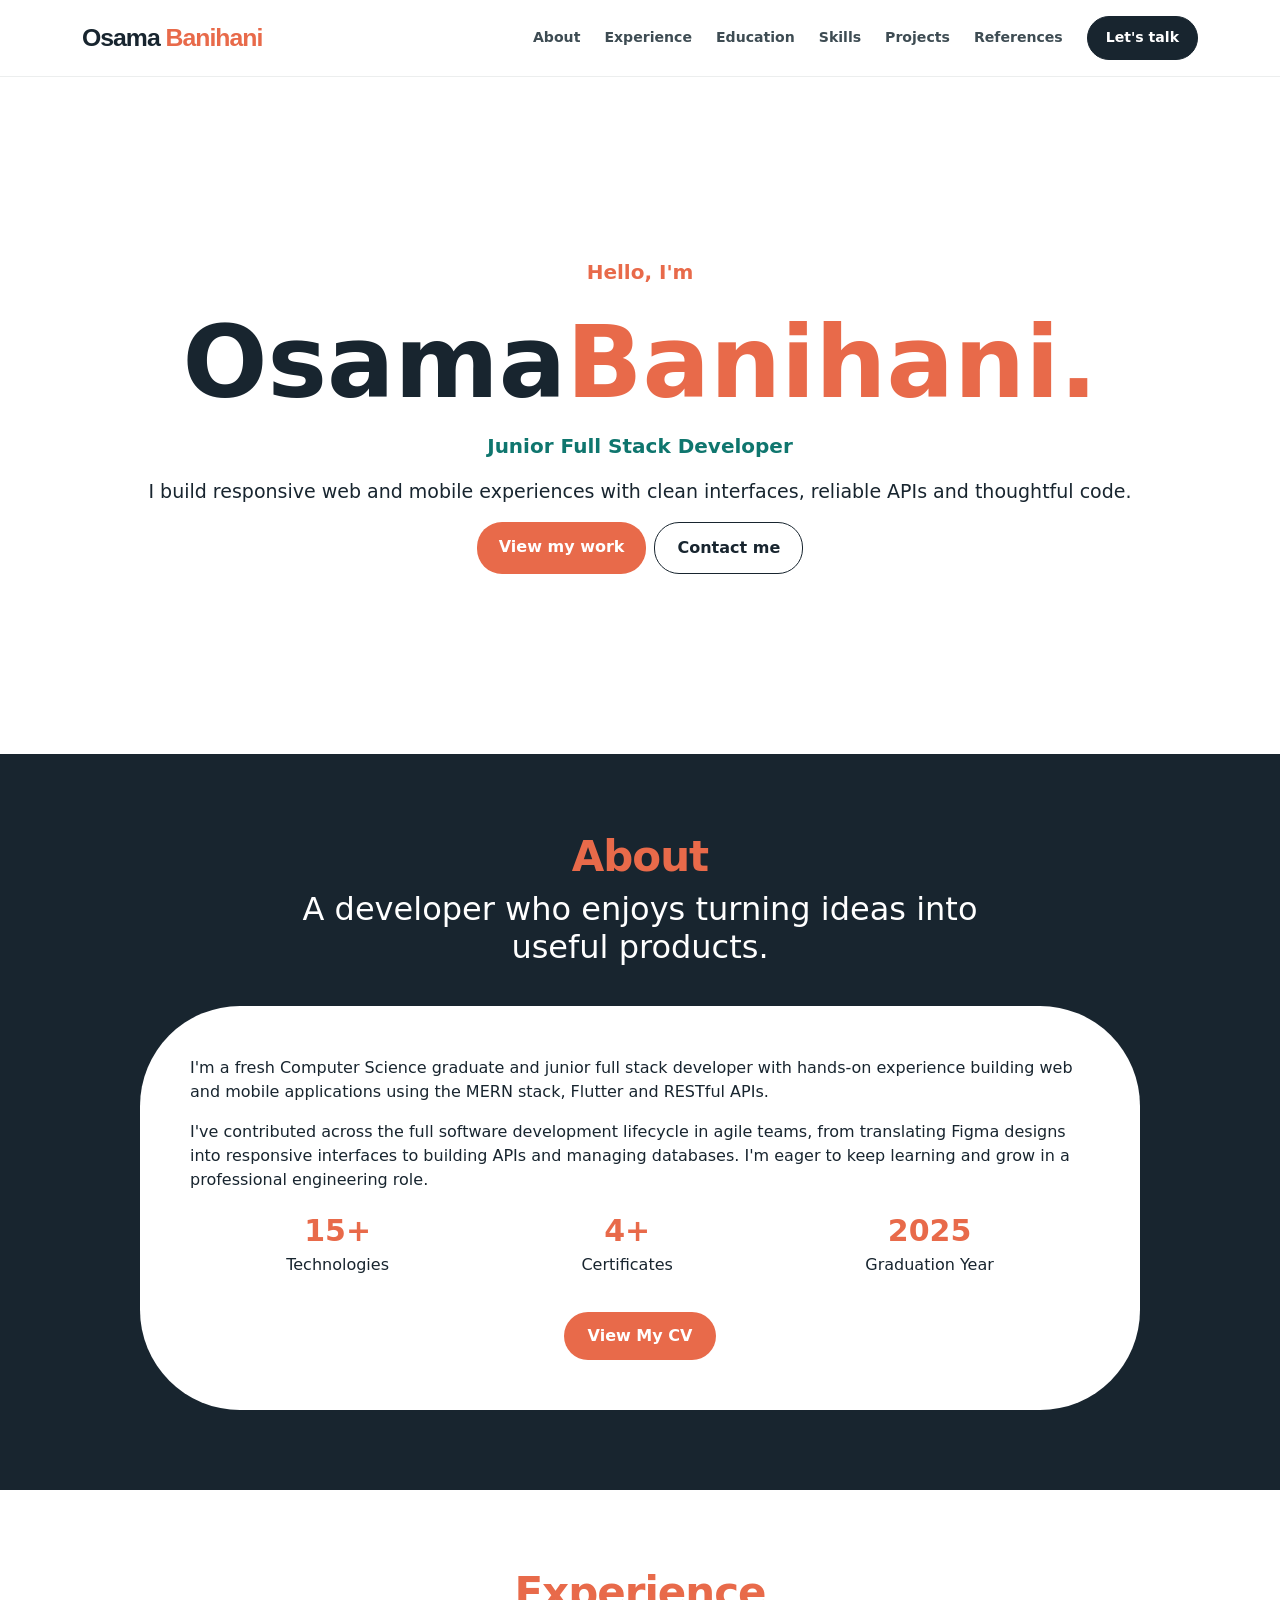
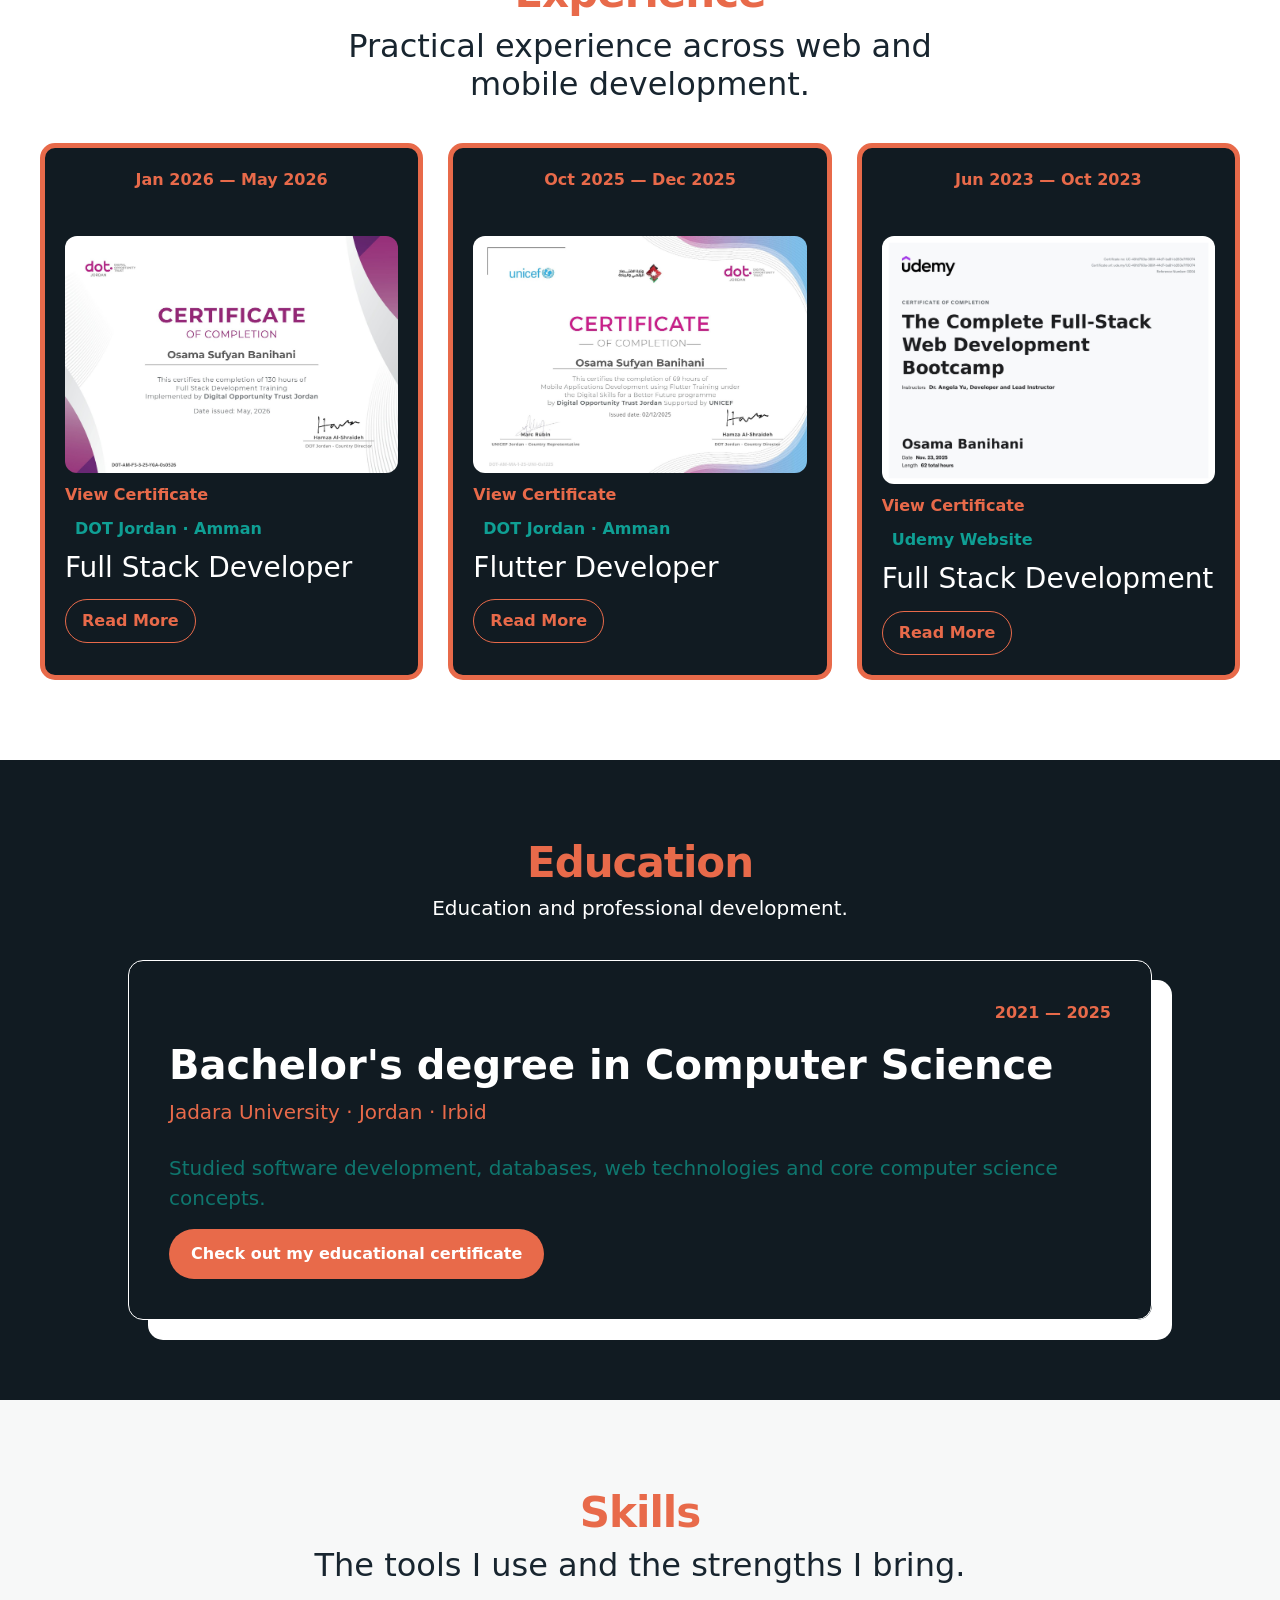
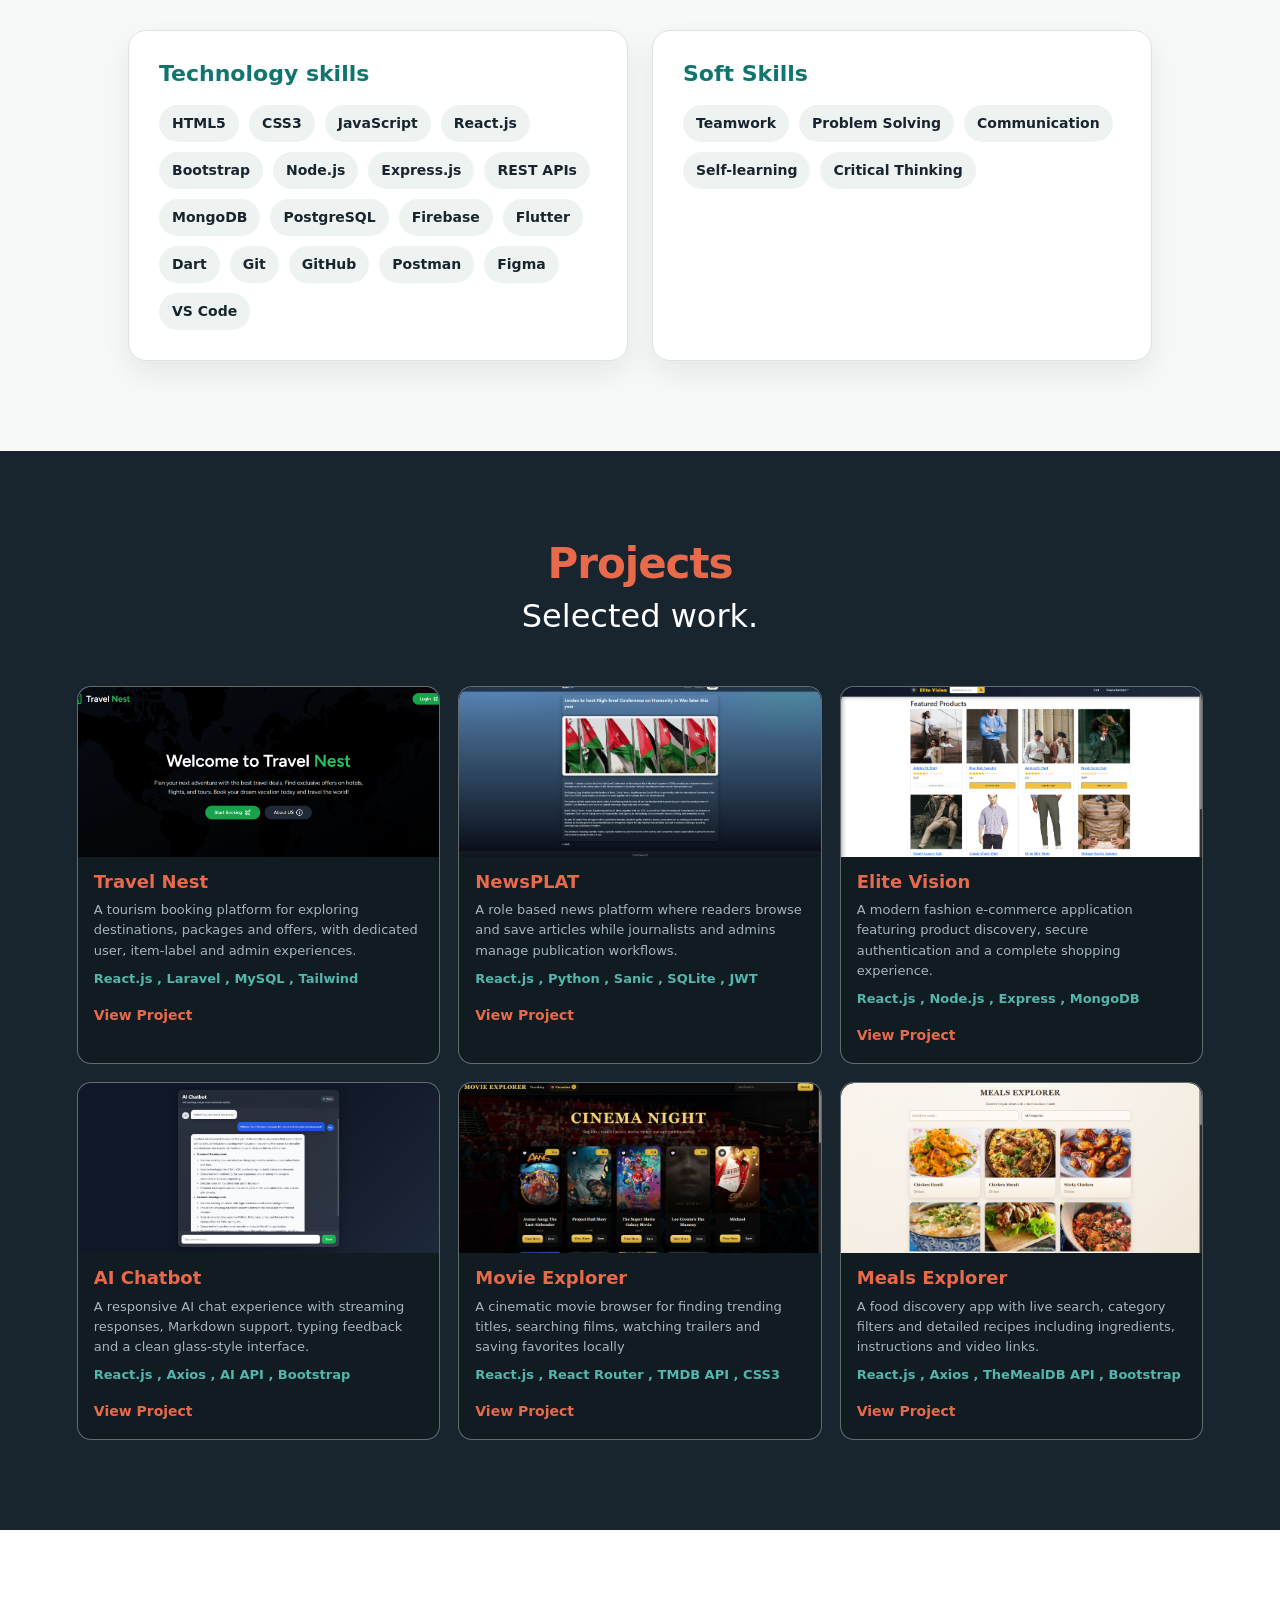
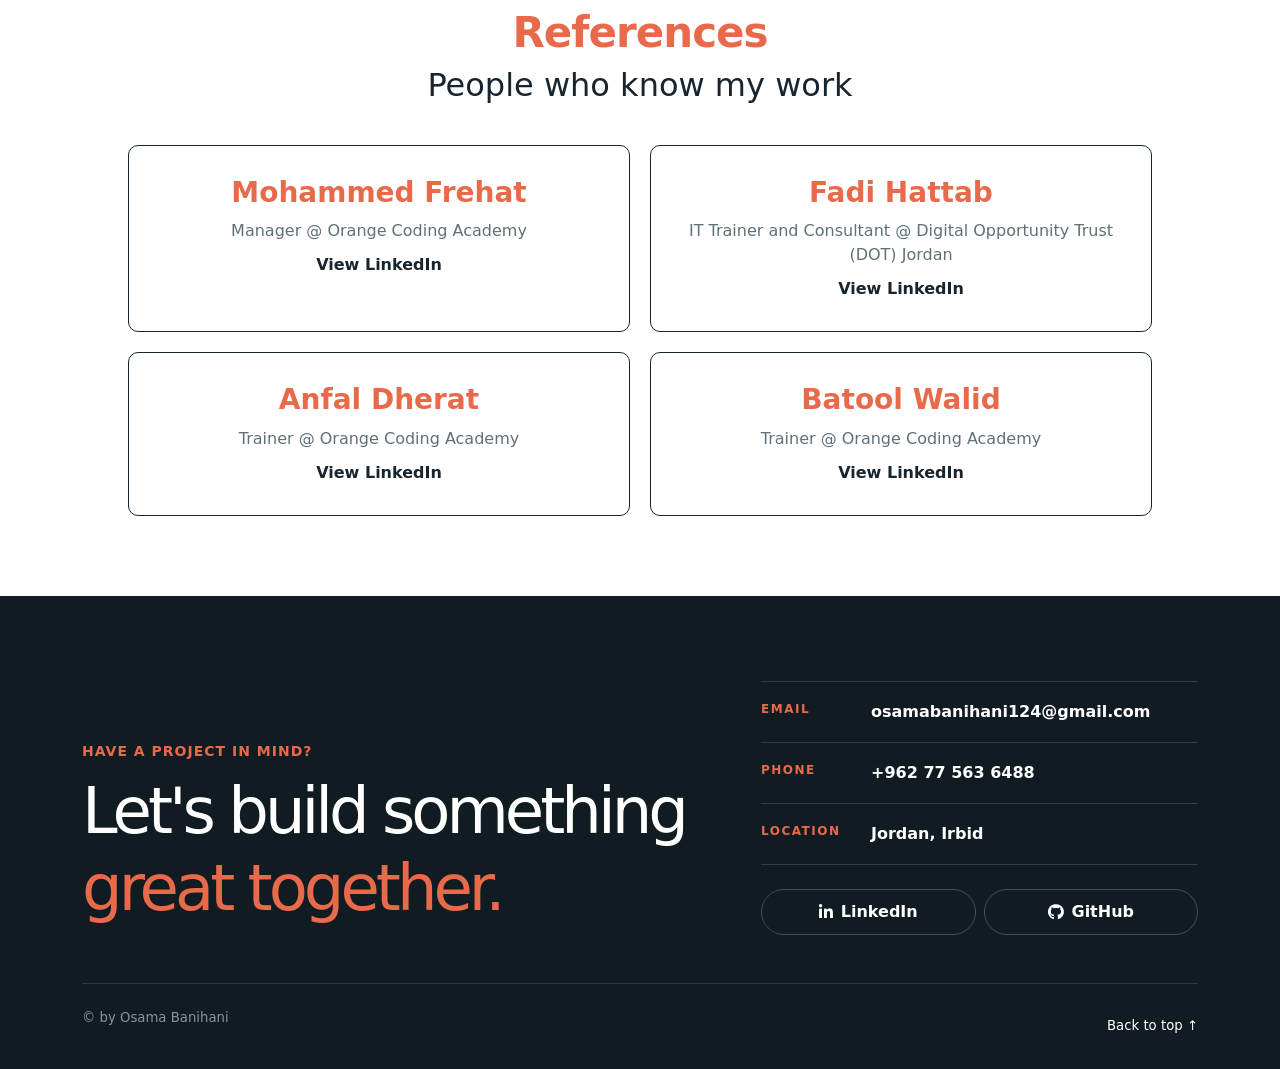
<file: index.html>
<!doctype html>
<html lang="en">

<head>
    <meta charset="UTF-8" />
    <meta name="viewport" content="width=device-width, initial-scale=1.0" />
    <title>Osama Banihani Portfolio</title>
    <link rel="icon" type="image/svg+xml"
        href="data:image/svg+xml,%3Csvg xmlns='http://www.w3.org/2000/svg' viewBox='0 0 64 64'%3E%3Crect width='64' height='64' rx='16' fill='%2318252f'/%3E%3Ctext x='32' y='41' text-anchor='middle' font-family='Arial' font-size='28' font-weight='700' fill='white'%3EOB%3C/text%3E%3Ccircle cx='53' cy='13' r='5' fill='%23e86a4a'/%3E%3C/svg%3E" />
    <link href="https://cdn.jsdelivr.net/npm/bootstrap@5.3.8/dist/css/bootstrap.min.css"
        integrity="sha384-sRIl4kxILFvY47J16cr9ZwB07vP4J8+LH7qKQnuqkuIAvNWLzeN8tE5YBujZqJLB" crossorigin="anonymous"
        rel="stylesheet" />
    <link rel="stylesheet" href="https://cdnjs.cloudflare.com/ajax/libs/font-awesome/6.7.2/css/all.min.css" />
    <link rel="stylesheet" href="style.css" />
</head>

<body>
    <header class="header-area">
        <nav class="navbar navbar-expand-lg" aria-label="Main navigation">
            <div class="container">
                <a class="navbar-brand my-logo" href="#home" aria-label="Osama Banihani home"> Osama
                    <span>Banihani</span> </a>

                <input class="menu-check visually-hidden" type="checkbox" id="nav-toggle"
                    aria-controls="primary-navigation" aria-label="Toggle navigation menu" />
                <label class="navbar-toggler menu-button ms-auto" for="nav-toggle">
                    <span class="navbar-toggler-icon"></span>
                </label>

                <div class="nav-menu d-lg-flex align-items-lg-center flex-grow-1" id="primary-navigation">
                    <ul class="navbar-nav ms-lg-auto gap-lg-2">
                        <li class="nav-item">
                            <a class="nav-link" href="#section-about">About</a>
                        </li>
                        <li class="nav-item">
                            <a class="nav-link" href="#experience">Experience</a>
                        </li>
                        <li class="nav-item">
                            <a class="nav-link" href="#education">Education</a>
                        </li>
                        <li class="nav-item">
                            <a class="nav-link" href="#skills">Skills</a>
                        </li>
                        <li class="nav-item">
                            <a class="nav-link" href="#projects">Projects</a>
                        </li>
                        <li class="nav-item">
                            <a class="nav-link" href="#references">References</a>
                        </li>
                    </ul>

                    <a class="btn contact-btn ms-lg-3" href="mailto:osamabanihani124@gmail.com">Let's talk</a>
                </div>
            </div>
        </nav>
    </header>

    <div class="home"id="home">
        <div class="home-box">

            <div class="hometext">
                <p class="hello">Hello, I'm</p>
                <h1>Osama<span>Banihani.</span></h1>
                <p class="job">Junior Full Stack Developer</p>
                <p class="dis-home">I build responsive web and mobile experiences with clean interfaces, reliable APIs and
                    thoughtful code.</p>
                <div class="buttons">
                    <a class="btn1" href="#projects">View my work</a>
                    <a class="btn2" href="mailto:osamabanihani124@gmail.com" target="_blank">Contact me</a>
                </div>
                
            </div>
        </div>
    </div>


    <div class="section-about" id="section-about">
        <div class="title-about ">
            <p class="small-title">About</p>
            <h2>A developer who enjoys turning ideas into useful products.</h2>
        </div>
        <div class="about-content">
            <p>
                I'm a fresh Computer Science graduate and junior full stack developer
                with hands-on experience building web and mobile applications using
                the MERN stack, Flutter and RESTful APIs.
            </p>
            <p>
                I've contributed across the full software development lifecycle in
                agile teams, from translating Figma designs into responsive interfaces
                to building APIs and managing databases. I'm eager to keep learning
                and grow in a professional engineering role.
            </p>

            <div class="about-info">
                <div>
                    <strong>15+</strong>
                    <span>Technologies</span>
                </div>
                <div>
                    <strong>4+</strong>
                    <span>Certificates</span>
                </div>
                <div>
                    <strong>2025</strong>
                    <span>Graduation Year</span>
                </div>
            </div>
            <a class="cv" href="assets/Cv/Osamabanihani_Cv.png" target="_blank" >View My CV</a>
        </div>
    </div>

    <div class="experience" id="experience">
        <div class="experience-title">
            <p class="small-title">Experience</p>
            <h2>Practical experience across web and mobile development.</h2>
        </div>

        <div class="job-experience">
            <div class="job-box">
                <p class="date-experience">Jan 2026 — May 2026</p>
                <br>
                <div class="certificate">
                    <a href="assets/certificates/mern-full-stack.pdf" target="_blank" rel="noopener">
                        <img src="assets/certificates/mern-full-stack.jpg" alt="Full Stack Certificate">
                    </a>
                    <a class="certificate-link" href="assets/certificates/mern-full-stack.pdf" target="_blank" rel="noopener">View Certificate</a>
                </div>
                <p class="company">DOT Jordan · Amman</p>
                <h3 class="job-title">Full Stack Developer</h3>
                <details class="experience-more">
                    <summary>
                    <span class="read-more-text">Read More</span>
                     <span class="read-less-text">Read Less</span>
                    </summary>
                    <ul class="job-list">
                    <li>Built and deployed MERN applications, delivering three production-ready features.</li>
                    <li>Integrated React interfaces with Node.js and Express REST APIs, reducing manual handling steps by about 60%.</li>
                    <li>Managed MongoDB collections and Mongoose schemas and collaborated with five developers using Git and GitHub.</li>
                    </ul>
                </details>
    
            </div>

            <div class="job-box">
                <p class="date-experience">Oct 2025 — Dec 2025</p>
                <br>
                 <div class="certificate">
                    <a href="assets/certificates/flutter-development.pdf" target="_blank">
                        <img src="assets/certificates/flutter-development.jpg" alt="Flutter Certificate">
                    </a>
                    <a class="certificate-link" href="assets/certificates/flutter-development.pdf" target="_blank">View Certificate</a>
                </div>
                <p class="company">DOT Jordan · Amman</p>
                <h3 class="job-title">Flutter Developer</h3>
                <details class="experience-more">
                    <summary>
                      <span class="read-more-text">Read More</span>
                      <span class="read-less-text">Read Less</span>
                    </summary>
                    <ul class="job-list">
                    <li>Built two cross-platform applications with Flutter and Dart.</li>
                    <li>Converted Figma designs into responsive iOS and Android interfaces.</li>
                    <li>Implemented state management and REST API integration for reliable data flow.</li>
                    </ul>
                </details>
            </div>

            <div class="job-box">
                <p class="date-experience">Jun 2023 — Oct 2023</p>
                <br>
            <div class="certificate">
                    <a href="assets/certificates/udemy.pdf" target="_blank">
                        <img src="assets/certificates/udemy.jpg" alt="Udemy Certificate">
                    </a>
                    <a class="certificate-link" href="assets/certificates/udemy.pdf" target="_blank">View Certificate</a>
                </div>
                <p class="company">Udemy Website</p>
                <h3 class="job-title">Full Stack Development</h3>
                <details class="experience-more">
                    <summary>
                    <span class="read-more-text">Read More</span>
                    <span class="read-less-text">Read Less</span>
                    </summary>
                    <ul class="job-list">
                    <li>Contributed to front-end and back-end development within ASP.NET projects.</li>
                    <li>Built responsive interfaces using HTML5, CSS3, JavaScript and Bootstrap.</li>
                    </ul>
                </details>
            </div>

        </div>

    </div>

    <div class="education" id="education">

    <div class="education-title">
        <p class="small-title">Education</p>
        <h2>Education and professional development.</h2>
    </div>

    <div class="education-box">
        <div class="education-item">

            <p class="date-education">2021 — 2025</p>

            <h3 class="education-degree">
                Bachelor's degree in Computer Science
            </h3>

            <p class="university">
                Jadara University · Jordan · Irbid
            </p>

            <p class="desicrbion-education">
                Studied software development, databases, web technologies
                and core computer science concepts.
            </p>
            <a class="btn1" href="assets/educational certificate.png" target="_blank">Check out my educational certificate</a>
        </div>
    </div>

</div>


    <div class="skills" id="skills">

        <div class="skills-title">
            <p class="small-title">Skills</p>
            <h2>The tools I use and the strengths I bring.</h2>
        </div>
        <div class="skills-box">
            <div class="skill">
                <h3>Technology skills</h3>
                <div class="skill-tags">
                    <span>HTML5</span><span>CSS3</span><span>JavaScript</span><span>React.js</span><span>Bootstrap</span><span>Node.js</span><span>Express.js</span><span>REST APIs</span><span>MongoDB</span><span>PostgreSQL</span><span>Firebase</span> <span>Flutter</span><span>Dart</span><span>Git</span><span>GitHub</span><span>Postman</span><span>Figma</span><span>VS Code</span>
                </div>
            </div>
            <div class="skill">
                <h3>Soft Skills</h3>
                <div class="skill-tags">
                    <span>Teamwork</span><span>Problem Solving</span><span>Communication</span><span>Self-learning</span><span>Critical Thinking</span>
                </div>
            </div>
        </div>
    </div>


    <div class="projects" id="projects">
        <div class="projects-title">
            <p class="small-title">Projects</p>
            <h2>Selected work.</h2>
        </div>

        <div class="projects-box">
            <div class="project">
                <img src="assets/projects/travel-nest.png" alt="Travel Nest">
                <h3>Travel Nest</h3>
                <p>A tourism booking platform for exploring destinations, packages and offers, with dedicated user, item-label and admin experiences.</p>
                <p class="tools">React.js , Laravel , MySQL , Tailwind</p>
                <a href="https://github.com/osamabanihani/TravelNest" target="_blank">View Project</a>
            </div>

            <div class="project">
                <img src="assets/projects/newsplat.png" alt="NewsPLAT">
                <h3>NewsPLAT</h3>
                <p>A role based news platform where readers browse and save articles while journalists and admins manage
                    publication workflows.</p>
                <p class="tools"> React.js , Python , Sanic , SQLite , JWT</p>
                <a href="https://github.com/osamabanihani/NewsPLAT" target="_blank">View Project</a>
            </div>

            <div class="project">
                <img src="assets/projects/elite-vision.png" alt="Elite Vision">
                <h3>Elite Vision</h3>
                <p>A modern fashion e-commerce application featuring product discovery, secure authentication and a complete shopping experience.</p>
                <p class="tools">React.js , Node.js , Express , MongoDB</p>
                <a href="https://github.com/osamabanihani/elite-vision" target="_blank">View Project</a>
            </div>

            <div class="project">
                <img src="assets/projects/ai-chatbot.png" alt="AI Chatbot">
                <h3>AI Chatbot</h3>
                <p>A responsive AI chat experience with streaming responses, Markdown support, typing feedback and a clean glass-style interface. </p>
                <p class="tools">React.js , Axios , AI API , Bootstrap</p>
                <a href="https://github.com/osamabanihani/react-ai-chatbot" target="_blank"> View Project</a>
            </div>

            <div class="project">
                <img src="assets/projects/movie-explorer.png" alt="Movie Explorer">
                <h3>Movie Explorer</h3>
                <p>A cinematic movie browser for finding trending titles, searching films, watching trailers and saving favorites locally</p>
                <p class="tools">React.js , React Router , TMDB API , CSS3</p>
                <a href="https://github.com/osamabanihani/movie-explorer" target="_blank">View Project</a>
            </div>


            <div class="project">
                <img src="assets/projects/meals-explorer.png" alt="Meals Explorer">
                <h3>Meals Explorer</h3>
                <p>A food discovery app with live search, category filters and detailed recipes including ingredients, instructions and video links.</p>
                <p class="tools"> React.js , Axios , TheMealDB API , Bootstrap</p>
                <a href="https://github.com/osamabanihani/meals-explorer" target="_blank"> View Project</a>
            </div>
        </div>
    </div>
    
    <div class="references"  id="references">
        <div class="references-title">
            <p class="small-title">References</p>
            <h2>People who know my work</h2>
        </div>
        <div class="references-box">
            <div class="reference">
                <h3>Mohammed Frehat</h3>
                <p>Manager @ Orange Coding Academy </p>
                <a href="https://www.linkedin.com/in/mohammed-frehat-9222402b/" target="_blank"> View LinkedIn</a>
            </div>

            <div class="reference">
                <h3>Fadi Hattab</h3>
                <p>IT Trainer and Consultant @ Digital Opportunity Trust (DOT) Jordan</p>
                <a href="https://www.linkedin.com/in/fadihattab/" target="_blank">
                    View LinkedIn
                </a>
            </div>

            <div class="reference">
                <h3>Anfal Dherat</h3>
                <p>Trainer @ Orange Coding Academy</p>
                <a href="https://www.linkedin.com/in/anfal-dherat/" target="_blank"> View LinkedIn</a>
            </div>

            <div class="reference">
                <h3>Batool Walid</h3>
                <p>Trainer @ Orange Coding Academy </p>
                <a href="https://www.linkedin.com/in/batool-walid-b33894228/" target="_blank">View LinkedIn</a>
            </div>
        </div>
    </div>








    <footer class="footer">
        <div class="container">
            <div class="row g-5 align-items-end">
                <div class="col-lg-7">
                    <p class="small-title">Have a project in mind?</p>
                    <h2>
                        Let's build something<br />
                        <span>great together.</span>
                    </h2>
                </div>

                <div class="col-lg-5">
                    <address class="contact-list d-flex flex-column">
                        <a class="contact-row" href="mailto:osamabanihani124@gmail.com">
                            <span class="contact-name">Email</span>
                            <span class="contact-text">
                                osamabanihani124@gmail.com
                                <span aria-hidden="true"></span>
                            </span>
                        </a>

                        <a class="contact-row" href="tel:+962775636488">
                            <span class="contact-name">Phone</span>
                            <span class="contact-text">
                                +962 77 563 6488
                                <span aria-hidden="true"></span>
                            </span>
                        </a>

                        <div class="contact-row">
                            <span class="contact-name">Location</span>
                            <span class="contact-text">Jordan, Irbid</span>
                        </div>
                    </address>

                    <div class="row g-2 mt-3">
                        <div class="col-6">
                            <a class="btn social-btn w-100 d-flex align-items-center justify-content-center gap-2"
                                href="https://www.linkedin.com/in/osama-banihani-/" target="_blank">
                                <i class="fa-brands fa-linkedin-in" aria-hidden="true"></i>
                                <span>LinkedIn</span>
                            </a>
                        </div>

                        <div class="col-6">
                            <a class="btn social-btn w-100 d-flex align-items-center justify-content-center gap-2"
                                href="https://github.com/osamabanihani" target="_blank">
                                <i class="fa-brands fa-github" aria-hidden="true"></i>
                                <span>GitHub</span>
                            </a>
                        </div>
                    </div>
                </div>
            </div>

            <div
                class="footer-end d-flex flex-column flex-sm-row align-items-center justify-content-between gap-3 mt-5 pt-4 border-top">
                <p>© by Osama Banihani</p>
                <a class="back-top" href="#home">Back to top ↑</a>
            </div>
        </div>
    </footer>
</body>

</html>
</file>
<file: style.css>
a {
  color: #18252f;
  text-decoration: none;
}
/* navbar */
.header-area {
  position: sticky;
  top: 0;
  z-index: 100;
  background: rgba(255, 255, 255, 0.92);
  backdrop-filter: blur(14px);
  border-bottom: 1px solid rgba(24, 37, 47, 0.08);
}
.header-area .navbar {
  min-height: 76px;
  padding: 0;
}
.my-logo {
  font-weight: 800;
  font-size: 1.55rem;
  font-family: Manrope, sans-serif;
  letter-spacing: -1px;
  color: #18252f;
}
.my-logo:focus,
.my-logo:hover {
  color: #18252f;
}
.footer h2 span,
.my-logo span,
h1 span {
  color: #e86a4a;
}
.header-area .nav-link {
  padding: 8px 7px;
  font-size: 0.88rem;
  font-weight: 600;
  color: #3e4c53;
  transition: color 0.2s;
}
.header-area .nav-link:focus,
.header-area .nav-link:hover {
  color: #e86a4a;
}
.contact-btn {
  background: #18252f;
  color: #fff;
  border: 1px solid #18252f;
  padding: 10px 18px;
  border-radius: 999px;
  font-weight: 700;
  font-size: 0.88rem;
}
.contact-btn:focus,
.contact-btn:hover {
  color: #fff;
  background: #e86a4a;
  border-color: #e86a4a;
}
.menu-button {
  cursor: pointer;
}
.menu-check:focus-visible + .menu-button {
  outline: 3px solid rgba(232, 106, 74, 0.3);
  outline-offset: 3px;
}
@media (max-width: 991.98px) {
  .header-area .navbar {
    padding: 11px 0;
  }
  .menu-button {
    border-color: #dfe3de;
  }
  .nav-menu {
    display: none;
    width: 100%;
    padding-top: 12px;
  }
  .menu-check:checked ~ .nav-menu {
    display: block;
  }
  .header-area .nav-link {
    padding: 10px 4px;
    border-bottom: 1px solid #dfe3de;
  }
  .header-area .nav-item:last-child .nav-link {
    border-bottom: 0;
  }
  .contact-btn {
    display: block;
    width: 100%;
    margin-top: 12px;
    text-align: center;
  }
}
/* Hero section */

.home {
  display: flex;
  align-items: center;
  justify-content: center;
}

.home-box {
  width: 100%;
  text-align: center;
  padding: 180px 30px;
}

.hello {
  color: #e86a4a;
  font-size: 20px;
  font-weight: bold;
}

.hometext h1 {
  color: #18252f;
  font-size: 100px;
  margin: 8px 12px;
  font-weight: bold;
}

.hometext h1 span {
  color: #e86a4a;
}

.job {
  color: #0f766e;
  font-size: 20px;
  font-weight: bold;
}

.dis-home {
  color: #18252f;
  font-size: 19px;
}

.buttons {
  display: flex;
  justify-content: center;
  flex-wrap: wrap;
  gap: 8px;
}

.btn1,
.btn2 {
  display: inline-block;
  padding: 13px 22px;
  border-radius: 25px;
  font-weight: bold;
  text-decoration: none;
}

.btn1 {
  color: white;
  background-color: #e86a4a;
}

.btn1:hover {
  background-color: #c94e31;
}

.btn2 {
  color: #18252f;
  border: 1px solid #18252f;
}

.btn2:hover {
  color: white;
  background-color: #18252f;
}

/* about sections */
.section-about {
  padding: 80px 20px;
  background-color: #18252f;
}

.title-about {
  text-align: center;
}

.title-about h2 {
  font-size: 32px;
  color: #fff;
  max-width: 760px;
  margin: 10px auto 40px;
}

.about-content {
  max-width: 1000px;
  margin: auto;
  background-color: #fff;
  padding: 50px;
  border-radius: 100px;
}

.about-content p {
  color: #18252f;
}

.about-info {
  display: flex;
  justify-content: space-around;
  text-align: center;
}
.about-info strong:hover {
  color: #0f766e;
}

.about-info div {
  display: flex;
  flex-direction: column;
}

.about-info strong {
  font-size: 30px;
  color: #e86a4a;
}

.about-info span {
  color: #18252f;
}

.cv {
  display: block;
  width: fit-content;
  margin: 35px auto 0;
  padding: 12px 24px;
  color: white;
  background-color: #e86a4a;
  border-radius: 999px;
  text-align: center;
  font-weight: 700;
}

.cv:hover {
  background-color: #0f766e;
}

/* Experience section */

.experience {
  padding: 80px 20px;
  background-color: #fff;
}

.experience-title {
  margin-bottom: 40px;
  text-align: center;
}

.experience-title h2 {
  max-width: 700px;
  margin: 10px auto;
  color: #18252f;
  font-size: 32px;
}

/* Experience cards */
.job-experience {
  display: grid;
  grid-template-columns: repeat(3, 1fr);
  gap: 25px;
  max-width: 1200px;
  margin: auto;
}
.job-box {
  padding: 20px;
  border: 5px solid #e86a4a;
  border-radius: 15px;
  background-color: #111b22;
}
.job-box:hover {
  border-color: #0f766e;
  background-color: #0f766e;
}

/* Date */
.date-experience {
  margin: 0 0 20px;
  color: #e86a4a;
  font-weight: bold;
  text-align: center;
}

/* Certificate  img */
.certificate img {
  border-radius: 12px;
  display: block;
  width: 100%;
}

.certificate-link {
  display: inline-block;
  margin-top: 10px;
  color: #e86a4a;
  font-weight: 700;
}

.certificate-link:hover {
  color: #fff;
}

.experience-more {
  margin-top: 12px;
}

.experience-more summary {
  width: fit-content;
  padding: 9px 16px;
  border: 1px solid #e86a4a;
  border-radius: 999px;
  color: #e86a4a;
  font-weight: 700;
  cursor: pointer;
  list-style: none;
}

.experience-more summary::-webkit-details-marker {
  display: none;
}

.experience-more summary:hover {
  background-color: #e86a4a;
  color: #fff;
}

.experience-more .job-list {
  margin-top: 16px;
}

/* Job information */
.company {
  margin: 10px;
  color: #0f9f94;
  font-weight: bold;
}
.job-box h3 {
  margin: 0 0 15px;
  color: #fff;
}
.job-box ul {
  margin: 0;
}
.job-box li {
  margin-bottom: 8px;
  color: #a7b5bb;
  line-height: 1.6;
}

.experience-more {
    margin-top: 12px;
}

.experience-more summary {
    width: fit-content;
    padding: 9px 16px;
    border: 1px solid #e86a4a;
    border-radius: 999px;
    color: #e86a4a;
    font-weight: 700;
    cursor: pointer;
    list-style: none;
    transition: 0.3s;
}

/* remove default arrow */
.experience-more summary::-webkit-details-marker {
    display: none;
}

.experience-more summary:hover {
    background-color: #e86a4a;
    color: #fff;
}

/* Read Less hidden by default */
.read-less-text {
    display: none;
}

/* when details is open */
.experience-more[open] .read-more-text {
    display: none;
}

.experience-more[open] .read-less-text {
    display: inline;
}

/* list style after opening */
.experience-more .job-list {
    margin-top: 16px;
}

.experience-more .job-list li {
    margin-bottom: 8px;
    color: #a7b5bb;
    line-height: 1.6;
}

/* Education section */
.education {
  padding: 80px 10%;
  background-color: #111b22;
}

.education-title {
  text-align: center;
  margin-bottom: 40px;
}

.small-title {
  color: #e86a4a;
  font-weight: 800;
  margin-bottom: 10px;
  font-size: 42px;
  line-height: 1.1;
  letter-spacing: -1px;
}

.education-title h2 {
  color: #fff;
  font-size: 20px;
}

.education-box {
  border: 1px solid #fff;
  border-radius: 15px;
  padding: 40px;
  box-shadow: 20px 20px white;
}

.date-education {
  color: #e86a4a;
  font-weight: bold;
  text-align: right;
}

.education-degree {
  color: #fff;
  font-size: 40px;
  text-align: start;
  font-weight: bold;
}
.university {
  color: #e86a4a;
  font-size: 20px;
  text-align: start;
  padding-bottom: 10px;
}

.desicrbion-education {
  font-size: 20px;
  color: #0f766e;
}
.education-photo {
    display: block;
    width: 100%;
    max-width: 500px;
    height: auto;
    margin: 30px auto 0;
    border-radius: 15px;
    border: 2px solid #e86a4a;
    object-fit: cover;
    transition: 0.3s;
}

.education-photo:hover {
    transform: scale(1.02);
    border-color: #0f766e;
}
/* Skills section */
.skills {
  padding: 90px 10%;
  background-color: #f7f8f8;
}

.skills-title {
  text-align: center;
  margin-bottom: 45px;
}

.skills-title h2 {
  color: #18252f;
  font-size: 32px;
}

.skills-box {
  display: grid;
  grid-template-columns: repeat(2, 1fr);
  gap: 24px;
  max-width: 1100px;
  margin: auto;
}

.skill {
  padding: 30px;
  border: 1px solid #dfe3de;
  border-radius: 18px;
  background-color: #fff;
  box-shadow: 0 12px 30px rgba(24, 37, 47, 0.08);
  transition: transform 0.2s ease, border-color 0.2s ease;
}

.skill:hover {
  transform: translateY(-5px);
  border-color: #e86a4a;
}

.skill h3 {
  margin-bottom: 18px;
  color: #0f766e;
  font-size: 22px;
  font-weight: 800;
}

.skill-tags {
  display: flex;
  flex-wrap: wrap;
  gap: 10px;
}

.skill-tags span {
  padding: 8px 13px;
  border-radius: 999px;
  background-color: #eef3f2;
  color: #18252f;
  font-size: 14px;
  font-weight: 700;
}

.skill-tags span:hover {
  background-color: #e86a4a;
  color: #fff;
}

/* project section */
.projects {
  padding: 90px 6%;
  background-color: #18252f;
}

.projects-title {
  text-align: center;
  margin-bottom: 50px;
}

.projects-title h2 {
  color: #fff;
  font-size: 32px;
}

.projects-box {
  display: grid;
  grid-template-columns: repeat(3, 1fr);
  gap: 18px;
  max-width: 1200px;
  margin: auto;
}

.project {
  overflow: hidden;
  border: 1px solid rgba(255, 255, 255, 0.35);
  padding-bottom: 16px;
  border-radius: 14px;
  background-color: #111b22;
}

.project img {
  width: 100%;
  height: 170px;
  object-fit: cover;
  border-radius: 14px 14px 0 0;
}

.project h3 {
  margin: 14px 16px 8px;
  color: #e86a4a;
  font-size: 18px;
  font-weight: 800;
}

.project p {
  margin: 8px 16px;
  color: #a7b5bb;
  font-size: 13px;
  line-height: 1.55;
}

.project .tools {
  color: #53b6ad;
  font-weight: 700;
}

.project a {
  display: inline-block;
  margin: 8px 16px 0;
  color: #e86a4a;
  font-size: 14px;
  font-weight: 700;
}

.project a:hover {
  color: #fff;
}

/* references Section*/
.references {
  padding: 80px 10%;
  background-color: #fff;
}

.references-title {
  text-align: center;
  margin-bottom: 40px;
}

.references-title h2 {
  font-size: 32px;
  color: #18252f;
}

.references-box {
  display: grid;
  grid-template-columns: repeat(2, 1fr);
  gap: 20px;
}

.reference {
  border: 1px solid #18252f;
  border-radius: 10px;
  padding: 30px;
  text-align: center;
}

.reference h3 {
  font-weight: bold;
  color: #e86a4a;
}

.reference p {
  color: #607078;
  margin: 10px 0;
}

.reference a {
  color: #18252f;
  font-weight: bold;
}
.reference a:hover {
  color: #0f766e;
}

/* footer */
.footer {
  padding: 85px 0 25px;
  background: #111b22;
  color: #fff;
}
.footer .small-title {
  font-size: 14px;
  line-height: 1.4;
  letter-spacing: 1px;
  text-transform: uppercase;
}

.footer h2 {
  font-size: clamp(2.5rem, 5vw, 4.8rem);
  letter-spacing: -4px;
  margin-top: 12px;
  color: white;
}
.contact-list {
  font-style: normal;
  border-top: 1px solid rgba(255, 255, 255, 0.15);
}
.contact-row {
  display: grid;
  grid-template-columns: 90px 1fr;
  gap: 20px;
  padding: 18px 0;
  border-bottom: 1px solid rgba(255, 255, 255, 0.15);
  transition: padding-left 0.25s ease;
}
a.contact-row:hover {
  padding-left: 8px;
}
.contact-name {
  color: #e86a4a;
  font-size: 0.75rem;
  font-weight: 700;
  letter-spacing: 1.5px;
  text-transform: uppercase;
}
.contact-text {
  display: flex;
  justify-content: space-between;
  gap: 15px;
  color: #fff;
  font-weight: 600;
  overflow-wrap: anywhere;
}
a.contact-row:hover .contact-text {
  color: #e86a4a;
}
.social-btn {
  padding: 10px 14px;
  color: #fff;
  border: 1px solid rgba(255, 255, 255, 0.22);
  border-radius: 999px;
  font-weight: 700;
}
.back-top {
  color: #fff;
}
.social-btn:focus,
.social-btn:hover {
  color: #fff;
  background: #e86a4a;
  border-color: #e86a4a;
}
.footer-end {
  color: #87939a;
  border-color: rgba(255, 255, 255, 0.12) !important;
  font-size: 0.83rem;
}
.footer-end a:hover {
  color: #e86a4a;
}
@media (max-width: 900px) {
  .projects-box {
    grid-template-columns: repeat(2, 1fr);
  }

  .home-box {
    padding: 65px 30px;
  }
  h1 {
    font-size: 65px;
  }
  .skills-box,
  .certificates-box,
  .references-box {
    grid-template-columns: 1fr;
  }
  .projects {
    padding: 70px 30px;
  }
  .projects-title {
    margin-bottom: 50px;
  }
}

@media (max-width: 768px) {
  .small-title {
    font-size: 34px;
  }

  html {
    scroll-padding-top: 78px;
  }
  .home-box {
    padding: 60px 20px 40px;
  }
  h1 {
    font-size: clamp(42px, 13vw, 70px);
    margin: 8px 0;
    line-height: 1.1;
  }
  .job {
    font-size: 17px;
  }
  .about {
    font-size: 15px;
  }
  .buttons {
    display: flex;
    flex-direction: column;
    align-items: center;
    gap: 10px;
  }
  .btn1,
  .btn2 {
    width: 100%;
    max-width: 280px;
    text-align: center;
  }
  .social-links {
    gap: 30px;
    flex-wrap: wrap;
  }
  .about-content {
    padding: 30px 20px;
  }
  .about-info {
    flex-direction: column;
    gap: 25px;
  }
  .experience,
  .education,
  .skills,
  .certificates,
  .references {
    padding: 60px 20px;
  }
  .projects {
    padding: 60px 20px;
  }
  .skills-box,
  .projects-box,
  .certificates-box,
  .references-box {
    grid-template-columns: 1fr;
  }
  .job-box,
  .education-box,
  .reference {
    padding: 25px 20px;
  }
  .education-box {
    box-shadow: 8px 8px;
  }
  .date-experience,
  .date-education {
    text-align: left;
  }
  .project img,
  .certificate img {
    height: auto;
  }
  .title-about h2,
  .experience-title h2,
  .education-title h2,
  .skills-title h2,
  .projects-title h2,
  .references-title h2 {
    font-size: 26px;
  }
  .footer {
    padding: 60px 20px 25px;
  }
  .footer h2 {
    font-size: 42px;
    letter-spacing: -2px;
  }
}
@media (max-width: 500px) {
  .contact-row {
    grid-template-columns: 1fr;
    gap: 5px;
  }
  h1 {
    font-size: 42px;
  }
  .home-box {
    padding-inline: 15px;
  }
  .social-links {
    gap: 20px;
  }
}
@media (max-width: 900px) {
  .hometext h1 {
    font-size: 65px;
  }
  .job-experience {
    grid-template-columns: repeat(2, 1fr);
  }
  .skills-box,
  .references-box {
    grid-template-columns: 1fr;
  }
  .projects {
    padding: 70px 30px;
  }
}

@media (max-width: 768px) {
  .home-box {
    padding: 60px 20px 40px;
  }
  .hometext h1 {
    margin: 8px 0;
    font-size: clamp(40px, 12vw, 55px);
    line-height: 1.1;
  }
  .dis-home {
    font-size: 16px;
  }
  .buttons {
    flex-direction: column;
    align-items: center;
  }
  .btn1,
  .btn2,
  .btn3 {
    width: 100%;
    max-width: 280px;
    text-align: center;
  }
  .about-content {
    padding: 30px 20px;
    border-radius: 30px;
  }
  .about-info {
    flex-direction: column;
    gap: 25px;
  }
  .job-experience {
    grid-template-columns: 1fr;
  }
  .experience,
  .education,
  .skills,
  .projects,
  .references {
    padding: 60px 20px;
  }
  .education-box {
    padding: 25px 20px;
    box-shadow: 8px 8px;
  }
  .education-degree {
    font-size: 28px;
  }
  .date-experience,
  .date-education {
    text-align: left;
  }
  .certificate img,
  .project img {
    height: auto;
  }
  .title-about h2,
  .experience-title h2,
  .education-title h2,
  .skills-title h2,
  .projects-title h2,
  .references-title h2 {
    font-size: 26px;
  }
}

@media (max-width: 500px) {
  .hometext h1 {
    font-size: 40px;
  }

  .home-box {
    padding-inline: 15px;
  }
}

/* Final responsive project-card layout */
@media (min-width: 769px) and (max-width: 900px) {
  .projects-box {
    grid-template-columns: repeat(2, 1fr);
  }
}

@media (max-width: 768px) {
  .projects-box {
    grid-template-columns: 1fr;
  }
}
</file>
